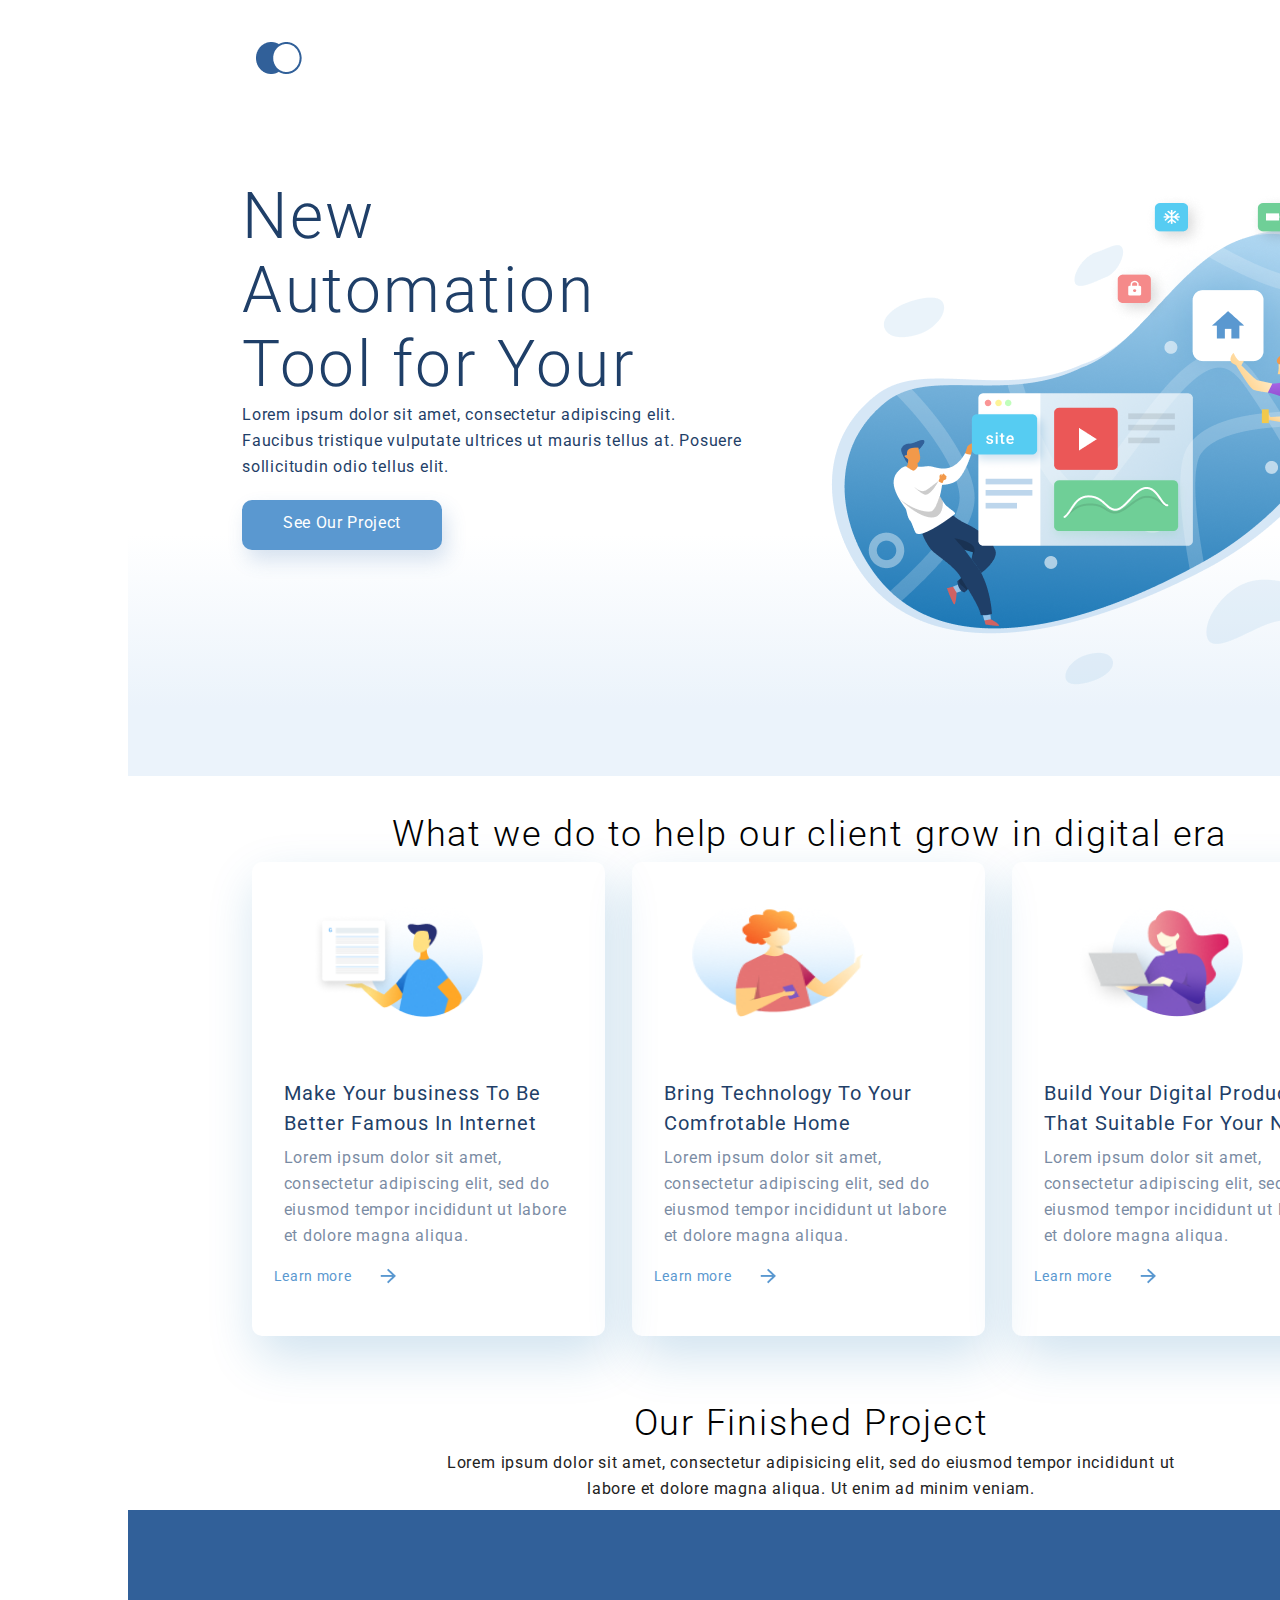
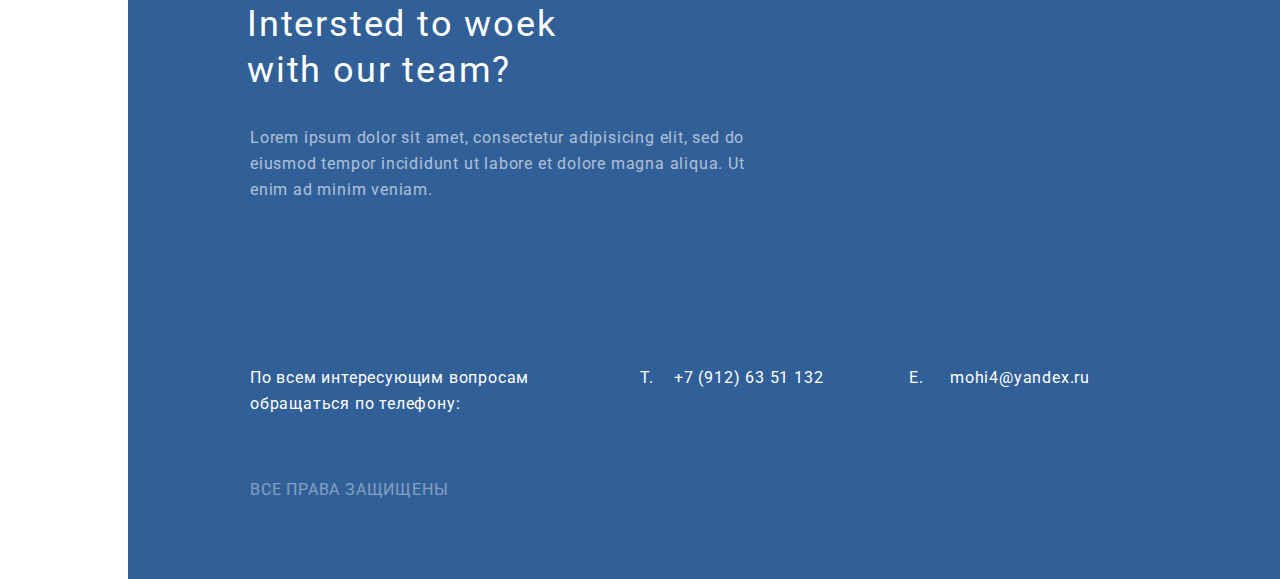
<file: index.html>
<!DOCTYPE html>
<html lang="en">

<head>
    <meta charset="UTF-8">
    <meta http-equiv="X-UA-Compatible" content="IE=edge">
    <meta name="viewport" content="width=device-width, initial-scale=1.0">
    <link rel="stylesheet" href="style.css">
    <link rel="preconnect" href="https://fonts.googleapis.com">
    <link rel="preconnect" href="https://fonts.gstatic.com" crossorigin>
    <link href="https://fonts.googleapis.com/css2?family=Roboto&display=swap" rel="stylesheet">
    <title>homepage</title>
</head>

<body>
    <div class="container">
        <div class="zone1">
            <div class="header">
                <div class="main">
                    <a class="main-link" href="">
                        <img src="main.png" alt="logo">
                    </a>
                </div>
                <div class="contact">
                    <a class="contact-link" href="">
                        <img src="contact.png" alt="logo">
                    </a>
                </div>
            </div>
            <div class="inheader">
                <div class="info12andsee">
                    <div class="info1">
                        <p class="info1txt">
                            New Automation
                        </p>
                        <p class="info1txt2">
                            Tool for Your
                        </p>
                    </div>
                    <div class="info2">
                        <p class="info2txt">
                            Lorem ipsum dolor sit amet, consectetur adipiscing elit. Faucibus tristique
                            vulputate
                            ultrices
                            ut mauris tellus at. Posuere sollicitudin odio tellus elit.
                        </p>
                    </div>
                    <div class="linkproject">
                        <a class="see-link" href="">
                            <p class="link-p">
                                See Our Project
                            </p>
                        </a>
                    </div>
                </div>
                <div class="ilu">
                    <img class="ilustration1" src="illustration.png" alt="logo">
                </div>

            </div>
        </div>
        <div class="zone2">
            <h3 class="What">What we do to help our client grow in digital era</h3>
            <div class="h4AndInfo2">
                <div class="h4AndPzone">
                    <img class="imageofzone" src="mangazet.png" alt="logo">
                    <div class="h4AndP">
                        <div class="F1-1">
                            <h4 class="F1">
                                Make Your business To Be
                                Better Famous In Internet
                            </h4>
                        </div>
                        <div class="pF1-1">
                            <p class="pF1">
                                Lorem ipsum dolor sit amet, consectetur adipiscing elit, sed do eiusmod tempor
                                incididunt ut
                                labore et dolore magna aliqua.
                            </p>
                        </div>
                    </div>
                    <a class="learn" href="">
                        Learn more
                        <img class="arrow" src="arrow.png" alt="logo">
                    </a>
                </div>
                <div class="h4AndPzone">
                    <img class="imageofzone" src="manphone.png" alt="logo">
                    <div class="h4AndP">
                        <div class="F1-1">
                            <h4 class="F1">
                                Bring Technology To Your
                                Comfrotable Home
                            </h4>
                        </div>
                        <div class="pF1-1">
                            <p class="pF1">
                                Lorem ipsum dolor sit amet, consectetur adipiscing elit, sed do eiusmod tempor
                                incididunt ut
                                labore et dolore magna aliqua.
                            </p>
                        </div>
                    </div>
                    <a class="learn" href="">
                        Learn more
                        <img class="arrow" src="arrow.png" alt="logo">
                    </a>
                </div>
                <div class="h4AndPzone">
                    <img class="imageofzone" src="womannote.png" alt="logo">
                    <div class="h4AndP">
                        <div class="F1-1">
                            <h4 class="F1">
                                Build Your Digital Product
                                That Suitable For Your Need
                            </h4>
                        </div>
                        <div class="pF1-1">
                            <p class="pF1">
                                Lorem ipsum dolor sit amet, consectetur adipiscing elit, sed do eiusmod tempor
                                incididunt ut
                                labore et dolore magna aliqua.
                            </p>
                        </div>
                    </div>
                    <a class="learn" href="">
                        Learn more
                        <img class="arrow" src="arrow.png" alt="logo">
                    </a>
                </div>
            </div>
        </div>
        <h3 class="ourInfo">Our Finished Project</h3>
        <p class="ourAnswer">Lorem ipsum dolor sit amet, consectetur adipisicing elit, sed do eiusmod tempor
            incididunt
            ut
            labore et dolore magna aliqua. Ut enim ad minim veniam.</p>
        <div class="footer">
            <h3 class="interested">Intersted to woek
                with our team?</h3>
            <p class="fact">Lorem ipsum dolor sit amet, consectetur adipisicing elit, sed do eiusmod tempor
                incididunt
                ut
                labore et dolore magna aliqua. Ut enim ad minim veniam.</p>
            <p class="questions">По всем интересующим вопросам обращаться по телефону:</p>
            <p class="phonenumber">+7 (912) 63 51 132</p>
            <p class="email">mohi4@yandex.ru</p>
            <p class="T">T.</p>
            <p class="E">E.</p>
            <p class="rule">ВСЕ ПРАВА ЗАЩИЩЕНЫ</p>

        </div>


    </div>
</body>

</html>
</file>
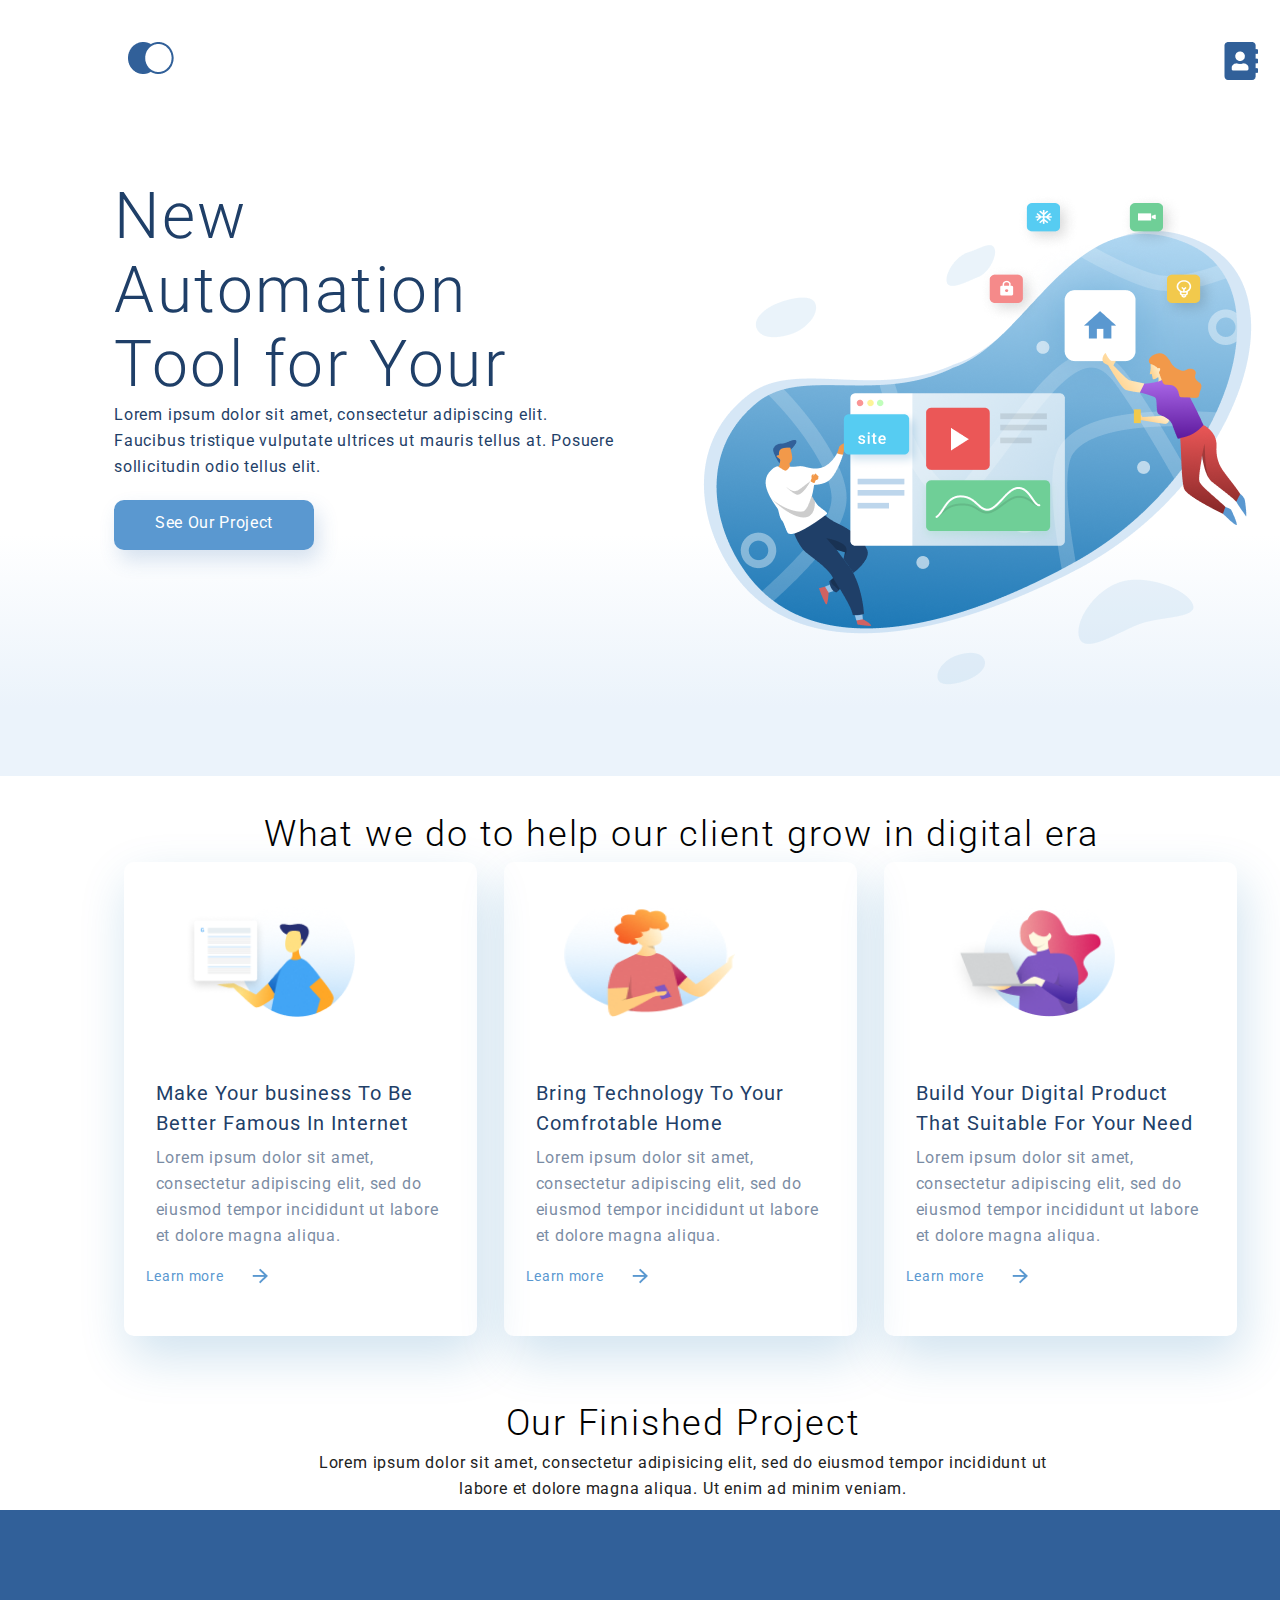
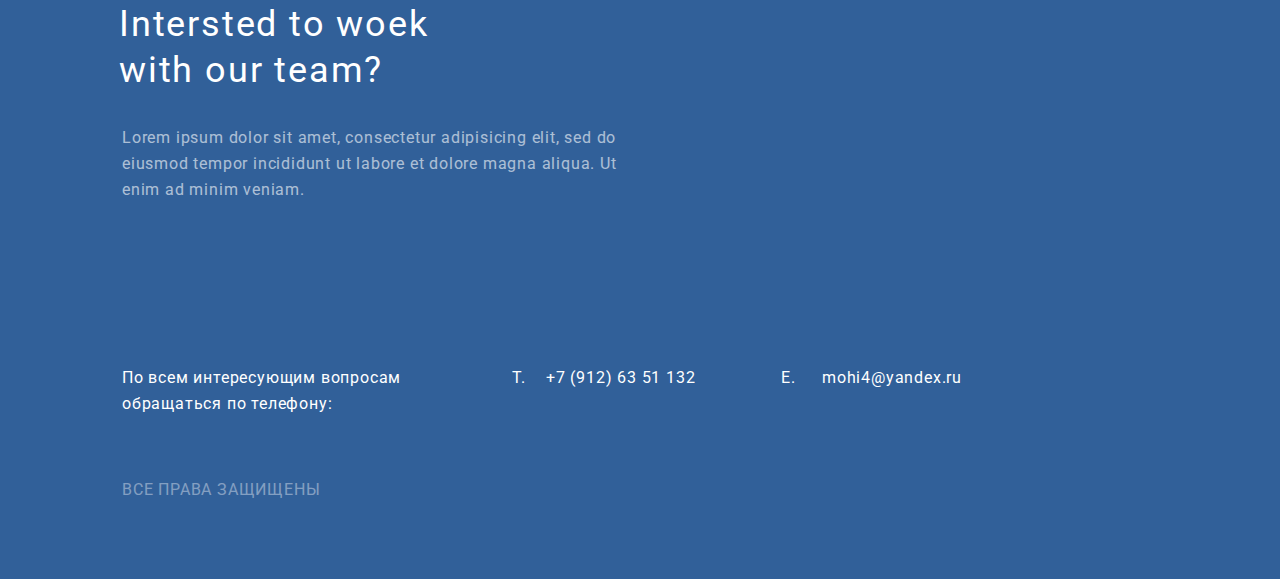
<file: finfigma.html>
<!DOCTYPE html>
<html lang="en">

<head>
    <meta charset="UTF-8">
    <meta http-equiv="X-UA-Compatible" content="IE=edge">
    <meta name="viewport" content="width=device-width, initial-scale=1.0">
    <link rel="stylesheet" href="finstylefigma.css">
    <link rel="preconnect" href="https://fonts.googleapis.com">
    <link rel="preconnect" href="https://fonts.gstatic.com" crossorigin>
    <link href="https://fonts.googleapis.com/css2?family=Roboto&display=swap" rel="stylesheet">
    <title>homepage</title>
</head>

<body>
    <div class="container">
        <div class="zone1">
            <div class="header">
                <div class="main">
                    <a class="main-link" href="">
                        <img src="main.png" alt="">
                    </a>
                </div>
                <div class="contact">
                    <a class="contact-link" href="">
                        <img src="contact.png" alt="">
                    </a>
                </div>
            </div>
            <div class="inheader">
                <div class="info12andsee">
                    <div class="info1">
                        <p class="info1txt">
                            New Automation
                        </p>
                        <p class="info1txt2">
                            Tool for Your
                        </p>
                    </div>
                    <div class="info2">
                        <p class="info2txt">
                            Lorem ipsum dolor sit amet, consectetur adipiscing elit. Faucibus tristique
                            vulputate
                            ultrices
                            ut mauris tellus at. Posuere sollicitudin odio tellus elit.
                        </p>
                    </div>
                    <div class="linkproject">
                        <a class="see-link" href="">
                            <p class="link-p">
                                See Our Project
                            </p>
                        </a>
                    </div>
                </div>
                <div class="ilu">
                    <img class="ilustration1" src="illustration.png">
                </div>

            </div>
        </div>
        <div class="zone2">
            <h3 class="What">What we do to help our client grow in digital era</h3>
            <div class="h4AndInfo2">
                <div class="h4AndPzone">
                    <img class="imageofzone" src="mangazet.png" alt="">
                    <div class="h4AndP">
                        <div class="F1-1">
                            <h4 class="F1">
                                Make Your business To Be
                                Better Famous In Internet
                            </h4>
                        </div>
                        <div class="pF1-1">
                            <p class="pF1">
                                Lorem ipsum dolor sit amet, consectetur adipiscing elit, sed do eiusmod tempor
                                incididunt ut
                                labore et dolore magna aliqua.
                            </p>
                        </div>
                    </div>
                    <a class="learn" href="">
                        Learn more
                        <img class="arrow" src="arrow.png" alt="">
                    </a>
                </div>
                <div class="h4AndPzone">
                    <img class="imageofzone" src="manphone.png" alt="">
                    <div class="h4AndP">
                        <div class="F1-1">
                            <h4 class="F1">
                                Bring Technology To Your
                                Comfrotable Home
                            </h4>
                        </div>
                        <div class="pF1-1">
                            <p class="pF1">
                                Lorem ipsum dolor sit amet, consectetur adipiscing elit, sed do eiusmod tempor
                                incididunt ut
                                labore et dolore magna aliqua.
                            </p>
                        </div>
                    </div>
                    <a class="learn" href="">
                        Learn more
                        <img class="arrow" src="arrow.png" alt="">
                    </a>
                </div>
                <div class="h4AndPzone">
                    <img class="imageofzone" src="womannote.png" alt="">
                    <div class="h4AndP">
                        <div class="F1-1">
                            <h4 class="F1">
                                Build Your Digital Product
                                That Suitable For Your Need
                            </h4>
                        </div>
                        <div class="pF1-1">
                            <p class="pF1">
                                Lorem ipsum dolor sit amet, consectetur adipiscing elit, sed do eiusmod tempor
                                incididunt ut
                                labore et dolore magna aliqua.
                            </p>
                        </div>
                    </div>
                    <a class="learn" href="">
                        Learn more
                        <img class="arrow" src="arrow.png" alt="">
                    </a>
                </div>
            </div>
        </div>
        <h3 class="ourInfo">Our Finished Project</h3>
        <p class="ourAnswer">Lorem ipsum dolor sit amet, consectetur adipisicing elit, sed do eiusmod tempor
            incididunt
            ut
            labore et dolore magna aliqua. Ut enim ad minim veniam.</p>
        <div class="footer">
            <h3 class="interested">Intersted to woek
                with our team?</h3>
            <p class="fact">Lorem ipsum dolor sit amet, consectetur adipisicing elit, sed do eiusmod tempor
                incididunt
                ut
                labore et dolore magna aliqua. Ut enim ad minim veniam.</p>
            <p class="questions">По всем интересующим вопросам обращаться по телефону:</p>
            <p class="phonenumber">+7 (912) 63 51 132</p>
            <p class="email">mohi4@yandex.ru</p>
            <p class="T">T.</p>
            <p class="E">E.</p>
            <p class="rule">ВСЕ ПРАВА ЗАЩИЩЕНЫ</p>

        </div>


    </div>
</body>

</html>
</file>
<file: style.css>
@charset "UTF-8";
* {
  margin: 0;
  padding: 0;
  /*В файле стилей первой строчкой добавить обнуление стилей:*/
}

/*.wrapper{ min-height: 100vh; display:flex; flex-direction: column; margin: 0 auto; max-width: 1140px;
}
.top{ flex-grow: 1; left: 0;
}*/
.container {
  position: relative;
  top: 0;
  left: 10%;
}

.zone1 {
  position: absolute;
  width: 1366px;
  height: 776px;
  left: 0px;
  top: 0px;
  background: linear-gradient(0deg, #EBF3FB 8.84%, rgba(152, 195, 232, 0) 31.12%);
}

.header {
  position: absolute;
  width: 1140px;
  height: 48px;
  left: 118px;
  top: 34px;
  box-sizing: border-box;
}

.hAndInfo {
  position: absolute;
  width: 1140px;
  height: 759px;
  left: 113px;
  top: 0px;
}

.main {
  height: 32px;
  width: 45.5823898315px;
  left: 0px;
  top: 8px;
  border-radius: 0px;
  position: absolute;
  bottom: 8px;
}

.main-link {
  padding-left: 10px;
  padding-right: 10px;
  text-decoration: none;
}

.contact {
  position: absolute;
  right: 0px;
  top: 8px;
  bottom: 8px;
}

.contact-link {
  text-decoration: none;
}

.inheader {
  position: absolute;
}

.ilu {
  position: absolute;
  height: 481.3874816895px;
  width: 553.6849975586px;
  top: 193px;
  left: 700px;
}

.info12andsee {
  position: absolute;
  width: 500px;
  height: 500px;
  left: 114px;
  top: 180px;
}

.info1 .info2 {
  position: relative;
  border-radius: nullpx;
  padding-top: 10px;
}

.info1txt {
  font-family: "Roboto", sans-serif;
  font-size: 64px;
  font-style: normal;
  font-weight: 300;
  line-height: 74px;
  letter-spacing: 0.04em;
  text-align: left;
  color: #1F3F68;
  box-sizing: border-box;
}

.info1txt2 {
  font-family: "Roboto", sans-serif;
  font-size: 64px;
  font-style: normal;
  font-weight: 300;
  line-height: 74px;
  letter-spacing: 0.04em;
  text-align: left;
  color: #1F3F68;
  box-sizing: border-box;
}

.info2txt {
  font-family: "Roboto", sans-serif;
  font-size: 16px;
  font-style: normal;
  font-weight: 400;
  line-height: 26px;
  letter-spacing: 0.05em;
  text-align: left;
  color: #1F3F68;
  box-sizing: border-box;
}

.information1 {
  height: 350px;
  width: 554px;
  left: 0px;
  top: 149px;
  border-radius: 0px;
  position: absolute;
  box-sizing: border-box;
}

.linkproject {
  position: relative;
  padding-top: 20px;
}

.see-link {
  position: absolute;
  width: 200px;
  height: 50px;
  background: #5A98D0;
  box-shadow: 5px 10px 20px rgba(53, 110, 173, 0.2);
  border-radius: 10px;
  text-align: center;
  text-decoration: none;
}

.link-p {
  padding: 10px;
  font-family: "Roboto", sans-serif;
  font-style: normal;
  font-weight: normal;
  font-size: 16px;
  line-height: 26px;
  letter-spacing: 0.04em;
  color: #FFFFFF;
}

.zone2 {
  position: absolute;
  width: 1140px;
  height: 648px;
  left: 113px;
  top: 811px;
  box-sizing: border-box;
}

.h4AndInfo2 {
  display: flex;
  justify-content: space-around;
}

.What {
  width: 1137px;
  height: 41px;
  left: 1px;
  top: 21px;
  right: 2px;
  font-family: "Roboto", sans-serif;
  font-style: normal;
  font-weight: 300;
  font-size: 36px;
  line-height: 46px;
  /* or 128% */
  text-align: center;
  letter-spacing: 0.05em;
  color: #000000;
}

.h4AndPzone {
  position: relative;
  width: 359px;
  height: 480px;
  padding: 10px;
  margin-bottom: 10px;
}

.imageofzone {
  height: 120.7194747925px;
  width: 171.9420928955px;
  left: 70px;
  top: 44px;
  border-radius: 0px;
  position: absolute;
}

.h4AndP {
  position: absolute;
  width: 353px;
  height: 474px;
  box-shadow: 5px 20px 50px rgba(16, 112, 177, 0.2);
  border-radius: 10px;
  box-sizing: content-box;
}

.F1-1 {
  position: absolute;
  height: 55px;
  width: 283px;
  left: 32px;
  top: 216px;
  border-radius: nullpx;
  color: #1F3F68;
}

.pF1-1 {
  position: absolute;
  height: 96px;
  width: 294px;
  left: 32px;
  top: 283px;
  border-radius: nullpx;
}

.F1 {
  position: absolute;
  font-family: "Roboto", sans-serif;
  font-style: normal;
  font-weight: normal;
  font-size: 20px;
  line-height: 30px;
  letter-spacing: 0.05em;
}

.pF1 {
  font-family: "Roboto", sans-serif;
  font-style: normal;
  font-weight: normal;
  font-size: 16px;
  line-height: 26px;
  letter-spacing: 0.05em;
  opacity: 0.6;
  color: #1F3F68;
}

.learn {
  text-decoration: none;
  position: absolute;
  width: 100%;
  height: 27px;
  left: 32px;
  top: 409px;
  font-family: "Roboto", sans-serif;
  font-style: normal;
  font-weight: normal;
  font-size: 14px;
  line-height: 30px;
  letter-spacing: 0.05em;
  color: #5A98D0;
}

.arrow {
  display: flex;
  position: absolute;
  top: 7px;
  left: 106px;
}

.information2 {
  position: absolute;
  width: 1138px;
  height: 177px;
  left: 113px;
  top: 1466px;
  box-sizing: border-box;
}

.ourInfo {
  position: absolute;
  width: 1140px;
  height: 46px;
  left: 113px;
  top: 1400px;
  font-family: "Roboto", sans-serif;
  font-style: normal;
  font-weight: 300;
  font-size: 36px;
  line-height: 46px;
  /* identical to box height, or 128% */
  text-align: center;
  letter-spacing: 0.05em;
  color: #000000;
}

.ourAnswer {
  position: absolute;
  width: 750px;
  height: 52px;
  left: 308px;
  top: 1450px;
  font-family: "Roboto", sans-serif;
  font-style: normal;
  font-weight: normal;
  font-size: 16px;
  line-height: 26px;
  /* or 162% */
  text-align: center;
  letter-spacing: 0.05em;
  color: #222222;
}

.footer {
  width: 1366px;
  height: 669px;
  top: 1510px;
  left: 0;
  background: #316099;
  position: absolute;
}

.interested {
  position: absolute;
  width: 340px;
  height: 92px;
  left: 119px;
  top: 91px;
  font-family: "Roboto", sans-serif;
  font-style: normal;
  font-weight: normal;
  font-size: 36px;
  line-height: 46px;
  /* or 128% */
  letter-spacing: 0.05em;
  /* white */
  color: #FFFFFF;
}

.fact {
  position: absolute;
  width: 495px;
  height: 80px;
  left: 122px;
  top: 215px;
  font-family: "Roboto", sans-serif;
  font-style: normal;
  font-weight: normal;
  font-size: 16px;
  line-height: 26px;
  /* or 162% */
  letter-spacing: 0.05em;
  /* white */
  color: #FFFFFF;
  opacity: 0.6;
}

.questions {
  position: absolute;
  width: 316.98px;
  height: 48px;
  left: 122px;
  top: 455px;
  font-family: "Roboto", sans-serif;
  font-style: normal;
  font-weight: normal;
  font-size: 16px;
  line-height: 26px;
  /* or 162% */
  letter-spacing: 0.05em;
  /* white */
  color: #FFFFFF;
}

.phonenumber {
  position: absolute;
  width: 316.09px;
  height: 26px;
  left: 545.91px;
  top: 455px;
  font-family: "Roboto", sans-serif;
  font-style: normal;
  font-weight: normal;
  font-size: 16px;
  line-height: 26px;
  /* identical to box height, or 162% */
  letter-spacing: 0.05em;
  /* white */
  color: #FFFFFF;
}

.email {
  position: absolute;
  width: 316.09px;
  height: 26px;
  left: 822px;
  top: 455px;
  font-family: "Roboto", sans-serif;
  font-style: normal;
  font-weight: normal;
  font-size: 16px;
  line-height: 26px;
  /* identical to box height, or 162% */
  letter-spacing: 0.05em;
  /* white */
  color: #FFFFFF;
}

.T {
  position: absolute;
  width: 316.09px;
  height: 26px;
  left: 512px;
  top: 455px;
  font-family: "Roboto", sans-serif;
  font-style: normal;
  font-weight: normal;
  font-size: 16px;
  line-height: 26px;
  /* identical to box height, or 162% */
  letter-spacing: 0.05em;
  /* white */
  color: #FFFFFF;
}

.E {
  position: absolute;
  width: 316.09px;
  height: 26px;
  left: 781px;
  top: 455px;
  font-family: "Roboto", sans-serif;
  font-style: normal;
  font-weight: normal;
  font-size: 16px;
  line-height: 26px;
  /* identical to box height, or 162% */
  letter-spacing: 0.05em;
  /* white */
  color: #FFFFFF;
}

.rule {
  position: absolute;
  width: 309.77px;
  height: 26px;
  left: 122px;
  top: 567px;
  font-family: "Roboto", sans-serif;
  font-style: normal;
  font-weight: normal;
  font-size: 16px;
  line-height: 26px;
  /* identical to box height, or 162% */
  letter-spacing: 0.05em;
  /* white */
  color: #FFFFFF;
  opacity: 0.4;
}

@media (max-width: 1024px) {
  .footer {
    position: absolute;
    top: 1510px;
  }
}
@media (max-width: 667px) {
  .info1txt .info1txt2 {
    font-size: 32px;
    line-height: 37px;
    margin-bottom: 12px;
  }

  .footer {
    position: absolute;
    top: 1650px;
  }
}
@media (max-width: 667px) and (max-width: 376px) and (max-width: 668px) {
  .container {
    max-width: 375px;
    position: absolute;
  }

  .zone1 {
    position: absolute;
    max-width: 375px;
    box-sizing: border-box;
    left: 0;
    right: 0;
  }

  .header {
    position: absolute;
    max-width: 375px;
    box-sizing: border-box;
    left: 0;
    right: 0;
  }

  .zone2 {
    position: absolute;
    max-width: 375px;
    box-sizing: border-box;
    left: 0;
    right: 0;
  }

  .What {
    position: absolute;
    max-width: 375px;
    box-sizing: border-box;
    left: 0;
    right: 0;
  }

  .ourAnswer {
    position: absolute;
    max-width: 375px;
    box-sizing: border-box;
    left: 0;
    right: 0;
  }

  .ourInfo {
    position: absolute;
    max-width: 375px;
    box-sizing: border-box;
    left: 0;
    right: 0;
  }

  .zone1 {
    position: absolute;
    height: 376px;
  }

  .zone2 {
    top: 424px;
  }

  .inheader {
    position: absolute;
    max-width: 375px;
    left: 0;
    top: 0;
  }

  .info12andsee {
    position: absolute;
    width: 375px;
    justify-content: none;
    left: 0;
    top: 92px;
  }

  .h4AndInfo2 {
    top: 81px;
    width: 375px;
    position: absolute;
    flex-direction: column;
  }

  .info1txt {
    position: absolute;
    font-size: 32px;
    line-height: 37px;
    margin-bottom: 12px;
    width: 343px;
    height: 76px;
    left: 50px;
    top: 0px;
  }

  .info1txt2 {
    position: absolute;
    font-size: 32px;
    line-height: 37px;
    margin-bottom: 12px;
    width: 343px;
    height: 76px;
    left: 73px;
    top: 30px;
  }

  .info2 {
    position: absolute;
    top: 70px;
    left: 15px;
  }

  .info2txt {
    height: 96px;
    width: 343px;
    left: 15px;
    top: 180px;
    border-radius: nullpx;
  }

  .linkproject {
    position: absolute;
    top: 180px;
    left: 76px;
  }

  .What {
    position: absolute;
    font-size: 24px;
    font-style: normal;
    font-weight: 300;
    line-height: 28px;
    letter-spacing: 0em;
    text-align: center;
  }

  .ourInfo {
    position: absolute;
    font-size: 24px;
    font-style: normal;
    font-weight: 300;
    line-height: 28px;
    letter-spacing: 0em;
    text-align: center;
    top: 2025px;
    left: 15px;
  }

  .ourAnswer {
    font-size: 16px;
    font-style: normal;
    font-weight: 400;
    line-height: 26px;
    letter-spacing: 0.05em;
    text-align: center;
    top: 2055px;
  }

  .ilu {
    display: none;
    left: 0;
  }

  .footer {
    width: 375px;
    height: 542px;
    position: absolute;
    top: 2180px;
    left: 0;
    right: 0;
  }

  .interested {
    position: absolute;
    font-size: 24px;
    font-style: normal;
    font-weight: 400;
    line-height: 28px;
    letter-spacing: 0em;
    text-align: center;
    height: 51px;
    width: 342.9987792969px;
    left: 16.0009765625px;
    top: 18px;
    border-radius: nullpx;
  }

  .fact {
    position: absolute;
    font-size: 16px;
    font-style: normal;
    font-weight: 400;
    line-height: 26px;
    letter-spacing: 0.05em;
    text-align: center;
    height: 97px;
    width: 343px;
    left: 16px;
    top: 101px;
    border-radius: nullpx;
  }

  .rule {
    position: absolute;
    font-size: 16px;
    font-style: normal;
    font-weight: 400;
    line-height: 26px;
    letter-spacing: 0.05em;
    text-align: center;
    height: 26px;
    width: 343px;
    left: 15px;
    top: 484px;
    border-radius: nullpx;
  }

  .questions {
    height: 36px;
    width: 304px;
    left: 56px;
    top: 342px;
    border-radius: nullpx;
    font-size: 16px;
    font-style: normal;
    font-weight: 400;
    line-height: 19px;
    letter-spacing: 0.05em;
    text-align: left;
  }

  .phonenumber {
    position: absolute;
    height: 19px;
    width: 303px;
    left: 56px;
    top: 395px;
    border-radius: nullpx;
    font-size: 16px;
    font-style: normal;
    font-weight: 400;
    line-height: 26px;
    letter-spacing: 0.05em;
    text-align: left;
  }

  .email {
    position: absolute;
    height: 19px;
    width: 303px;
    left: 56px;
    top: 432px;
    border-radius: nullpx;
    font-size: 16px;
    font-style: normal;
    font-weight: 400;
    line-height: 26px;
    letter-spacing: 0.05em;
    text-align: left;
  }

  .T {
    position: absolute;
    height: 19px;
    width: 17px;
    left: 16px;
    top: 395px;
    border-radius: nullpx;
    font-size: 16px;
    font-style: normal;
    font-weight: 400;
    line-height: 26px;
    letter-spacing: 0.05em;
    text-align: left;
  }

  .E {
    position: absolute;
    height: 19px;
    width: 17px;
    left: 16px;
    top: 432px;
    font-size: 16px;
    font-style: normal;
    font-weight: 400;
    line-height: 26px;
    letter-spacing: 0.05em;
    text-align: left;
  }
}
</file>
<file: finstylefigma.css>
* {
    margin: 0;
    padding: 0;
    /*В файле стилей первой строчкой добавить обнуление стилей:*/
}

/*.wrapper{
    min-height: 100vh;
    display:flex;
    flex-direction: column;
    margin: 0 auto;
    max-width: 1140px;
}
.top{
    flex-grow: 1;
    left: 0;
}*/

.container {
    position: absolute;
    width: 1140px;
    /*В файле стилей создать блок container, отвечающий за центрирование нашей страницы:*/
    
}

.zone1 {
    position: absolute;
    width: 1366px;
    height: 776px;
    left: 0px;
    top: 0px;
    background: linear-gradient(0deg, #EBF3FB 8.84%, rgba(152, 195, 232, 0) 31.12%);
}

.header {
    position: absolute;
    width: 1140px;
    height: 48px;
    left: 118px;
    top: 34px;
    box-sizing: border-box;
}

.hAndInfo {
    position: absolute;
    width: 1140px;
    height: 759px;
    left: 113px;
    top: 0px;
}

.main {
    height: 32px;
    width: 45.58238983154297px;
    left: 0px;
    top: 8px;
    border-radius: 0px;
    position: absolute;

    bottom: 8px;
}

.main-link {

    padding-left: 10px;
    padding-right: 10px;
    text-decoration: none;
}

.contact {
    position: absolute;
    right: 0px;
    top: 8px;
    bottom: 8px;
}

.contact-link {
    text-decoration: none;
}

.inheader {
   position: absolute;
}

.ilu {
    position: absolute;
    height: 481.3874816894531px;
    width: 553.6849975585938px;
    top: 193px;
    left: 700px;
}

.info12andsee {
    position: absolute;
    width: 500px;
    height: 500px;
    left: 114px;
    top: 180px;
}

.info1 .info2 {
    position: relative;
    border-radius: nullpx;
    padding-top: 10px;
}

.info1txt {
    font-family: 'Roboto', sans-serif;
    font-size: 64px;
    font-style: normal;
    font-weight: 300;
    line-height: 74px;
    letter-spacing: 0.04em;
    text-align: left;
    color: #1F3F68;
    box-sizing: border-box;
}

.info1txt2 {
    font-family: 'Roboto', sans-serif;
    font-size: 64px;
    font-style: normal;
    font-weight: 300;
    line-height: 74px;
    letter-spacing: 0.04em;
    text-align: left;
    color: #1F3F68;
    box-sizing: border-box;
}


.info2txt {
    font-family: 'Roboto', sans-serif;
    font-size: 16px;
    font-style: normal;
    font-weight: 400;
    line-height: 26px;
    letter-spacing: 0.05em;
    text-align: left;
    color: #1F3F68;
    box-sizing: border-box;
}

.information1 {
    height: 350px;
    width: 554px;
    left: 0px;
    top: 149px;
    border-radius: 0px;
    position: absolute;
    box-sizing: border-box;
}

.linkproject {
    position: relative;
    padding-top: 20px;
}

.see-link {
    position: absolute;
    width: 200px;
    height: 50px;
    background: #5A98D0;
    box-shadow: 5px 10px 20px rgba(53, 110, 173, 0.2);
    border-radius: 10px;
    text-align: center;
    text-decoration: none;
    
}

.link-p {
    padding: 10px;
    font-family: 'Roboto', sans-serif;
    font-style: normal;
    font-weight: normal;
    font-size: 16px;
    line-height: 26px;
    letter-spacing: 0.04em;
    color: #FFFFFF;
    
}

.zone2 {
    position: absolute;
    width: 1140px;
    height: 648px;
    left: 113px;
    top: 811px;
    box-sizing: border-box;
}

.h4AndInfo2 {
    display: flex;
    justify-content: space-around;

}

.What {
    width: 1137px;
    height: 41px;
    left: 1px;
    top: 21px;
    right: 2px;
    font-family: 'Roboto', sans-serif;
    font-style: normal;
    font-weight: 300;
    font-size: 36px;
    line-height: 46px;
    /* or 128% */
    text-align: center;
    letter-spacing: 0.05em;
    color: #000000;
}

.h4AndPzone {
    position: relative;
    width: 359px;
    height: 480px;
    padding: 10px;
    margin-bottom: 10px;
}


.imageofzone {
    height: 120.71947479248047px;
    width: 171.9420928955078px;
    left: 70px;
    top: 44px;
    border-radius: 0px;
    position: absolute;
}

.h4AndP {
    position: absolute;
    width: 353px;
    height: 474px;
    box-shadow: 5px 20px 50px rgba(16, 112, 177, 0.2);
    border-radius: 10px;
    box-sizing: content-box;
}

.F1-1 {
    position: absolute;
    height: 55px;
    width: 283px;
    left: 32px;
    top: 216px;
    border-radius: nullpx;
    color: #1F3F68;
}

.pF1-1 {
    position: absolute;
    height: 96px;
    width: 294px;
    left: 32px;
    top: 283px;
    border-radius: nullpx;
}

.F1 {
    position: absolute;
    font-family: 'Roboto', sans-serif;
    font-style: normal;
    font-weight: normal;
    font-size: 20px;
    line-height: 30px;
    letter-spacing: 0.05em;
}

.pF1 {
    font-family: 'Roboto', sans-serif;
    font-style: normal;
    font-weight: normal;
    font-size: 16px;
    line-height: 26px;
    letter-spacing: 0.05em;
    opacity: 0.6;
    color: #1F3F68;
}

.learn {
    text-decoration: none;
    position: absolute;
    width: 100%;
    height: 27px;
    left: 32px;
    top: 409px;
    font-family: 'Roboto', sans-serif;
    font-style: normal;
    font-weight: normal;
    font-size: 14px;
    line-height: 30px;
    letter-spacing: 0.05em;
    color: #5A98D0;
}

.arrow {
    display: flex;
    position: absolute;
    top: 7px;
    left: 106px;
}



.information2 {
    position: absolute;
    width: 1138px;
    height: 177px;
    left: 113px;
    top: 1466px;
    box-sizing: border-box;
}

.ourInfo {
    position: absolute;
    width: 1140px;
    height: 46px;
    left: 113px;
    top: 1400px;
    font-family: 'Roboto', sans-serif;
    font-style: normal;
    font-weight: 300;
    font-size: 36px;
    line-height: 46px;
    /* identical to box height, or 128% */
    text-align: center;
    letter-spacing: 0.05em;
    color: #000000;
}

.ourAnswer {
    position: absolute;
    width: 750px;
    height: 52px;
    left: 308px;
    top: 1450px;
    font-family: 'Roboto', sans-serif;
    font-style: normal;
    font-weight: normal;
    font-size: 16px;
    line-height: 26px;
    /* or 162% */
    text-align: center;
    letter-spacing: 0.05em;
    color: #222222;
}
.footer{
    width: 1366px;
    height: 669px;
    top: 1510px;
    left: 0;
    background: #316099;
    position: absolute;

}

.interested {
    position: absolute;
    width: 340px;
    height: 92px;
    left: 119px;
    top: 91px;
    font-family: 'Roboto', sans-serif;
    font-style: normal;
    font-weight: normal;
    font-size: 36px;
    line-height: 46px;
    /* or 128% */
    letter-spacing: 0.05em;
    /* white */
    color: #FFFFFF;
}

.fact {
    position: absolute;
    width: 495px;
    height: 80px;
    left: 122px;
    top: 215px;
    font-family: 'Roboto', sans-serif;
    font-style: normal;
    font-weight: normal;
    font-size: 16px;
    line-height: 26px;
    /* or 162% */
    letter-spacing: 0.05em;

    /* white */
    color: #FFFFFF;

    opacity: 0.6;
}

.questions {
    position: absolute;
    width: 316.98px;
    height: 48px;
    left: 122px;
    top: 455px;
    font-family: 'Roboto', sans-serif;
    font-style: normal;
    font-weight: normal;
    font-size: 16px;
    line-height: 26px;
    /* or 162% */
    letter-spacing: 0.05em;

    /* white */
    color: #FFFFFF;
}

.phonenumber {
    position: absolute;
    width: 316.09px;
    height: 26px;
    left: 545.91px;
    top: 455px;
    font-family: 'Roboto', sans-serif;
    font-style: normal;
    font-weight: normal;
    font-size: 16px;
    line-height: 26px;
    /* identical to box height, or 162% */
    letter-spacing: 0.05em;
    /* white */
    color: #FFFFFF;
}

.email {
    position: absolute;
    width: 316.09px;
    height: 26px;
    left: 822px;
    top: 455px;
    font-family: 'Roboto', sans-serif;
    font-style: normal;
    font-weight: normal;
    font-size: 16px;
    line-height: 26px;
    /* identical to box height, or 162% */
    letter-spacing: 0.05em;
    /* white */
    color: #FFFFFF;
}

.T {
    position: absolute;
    width: 316.09px;
    height: 26px;
    left: 512px;
    top: 455px;
    font-family: 'Roboto', sans-serif;
    font-style: normal;
    font-weight: normal;
    font-size: 16px;
    line-height: 26px;
    /* identical to box height, or 162% */
    letter-spacing: 0.05em;
    /* white */
    color: #FFFFFF;
}

.E {
    position: absolute;
    width: 316.09px;
    height: 26px;
    left: 781px;
    top: 455px;
    font-family: 'Roboto', sans-serif;
    font-style: normal;
    font-weight: normal;
    font-size: 16px;
    line-height: 26px;
    /* identical to box height, or 162% */
    letter-spacing: 0.05em;
    /* white */
    color: #FFFFFF;
}

.rule {
    position: absolute;
    width: 309.77px;
    height: 26px;
    left: 122px;
    top: 567px;
    font-family: 'Roboto', sans-serif;
    font-style: normal;
    font-weight: normal;
    font-size: 16px;
    line-height: 26px;
    /* identical to box height, or 162% */
    letter-spacing: 0.05em;
    /* white */
    color: #FFFFFF;
    opacity: 0.4;
}


@media (max-width: 1024px){
    .footer{
    position: absolute;
    top: 1510px;
    }
}

@media (max-width: 667px) {
    .info1txt .info1txt2{
        font-size: 32px;
        line-height: 37px;
        margin-bottom: 12px;
    }
.footer{
    position: absolute;
    top: 1650px;
}

@media (max-width: 376px) and (max-width: 668px){
.container{
    max-width: 375px;
    position: absolute;
}
.main{
}
.zone1, .header, .zone2, .What, .ourAnswer, .ourInfo{
    position: absolute;
    max-width: 375px;
    box-sizing:border-box;
    left: 0;
    right: 0;
}
.zone1{
    position: absolute;
    height:376px;
}
.zone2{
    top: 424px;
}
.inheader{
    position: absolute;
    max-width: 375px;
    left: 0;
    top: 0;
    }
.info12andsee{
    position: absolute;
    width: 375px;
    justify-content: none;
    left: 0;
    top: 92px;
    }
.h4AndInfo2 {
    top: 81px;
        width: 375px;
        position: absolute;
        flex-direction: column;
    }
.info1txt{
    position: absolute;
    font-size: 32px;
     line-height: 37px;
    margin-bottom: 12px;
    width: 343px;
    height: 76px;
    left: 50px;
    top: 0px;
    }
    .info1txt2{
        position: absolute;
        font-size: 32px;
         line-height: 37px;
        margin-bottom: 12px;
        width: 343px;
        height: 76px;
        left: 73px;
        top: 30px; 
    }
.info2{
    position: absolute;
    top: 70px;
    left: 15px;
}
.info2txt{
height: 96px;
width: 343px;
left: 15px;
top: 180px;
border-radius: nullpx;
}
.linkproject{
    position: absolute;
    top: 180px;
    left: 76px;
}

.What{
    position: absolute;
font-size: 24px;
font-style: normal;
font-weight: 300;
line-height: 28px;
letter-spacing: 0em;
text-align: center;
}
.ourInfo{
position: absolute;
font-size: 24px;
font-style: normal;
font-weight: 300;
line-height: 28px;
letter-spacing: 0em;
text-align: center;
top: 2025px;
left: 15px;
}
.ourAnswer{
font-size: 16px;
font-style: normal;
font-weight: 400;
line-height: 26px;
letter-spacing: 0.05em;
text-align: center;   
top: 2055px;
    
}
.ilu{
    display: none;
    left: 0;
    }

.footer{
    width: 375px;
    height: 542px;
    position: absolute;
    top: 2180px;
    left: 0;
    right: 0;
    }
.interested{
    position: absolute;
    font-size: 24px;
    font-style: normal;
    font-weight: 400;
    line-height: 28px;
    letter-spacing: 0em;
    text-align: center;
    height: 51px;
width: 342.998779296875px;
left: 16.0009765625px;
top: 18px;
border-radius: nullpx;    
}
.fact{
position: absolute;
font-size: 16px;
font-style: normal;
font-weight: 400;
line-height: 26px;
letter-spacing: 0.05em;
text-align: center;
height: 97px;
width: 343px;
left: 16px;
top: 101px;
border-radius: nullpx;
}
.rule{
    position: absolute;
    font-size: 16px;
    font-style: normal;
    font-weight: 400;
    line-height: 26px;
    letter-spacing: 0.05em;
    text-align: center;
    height: 26px;
    width: 343px;
    left: 15px;
    top: 484px;
    border-radius: nullpx; 
}
.questions{
height: 36px;
width: 304px;
left: 56px;
top: 342px;
border-radius: nullpx;
font-size: 16px;
font-style: normal;
font-weight: 400;
line-height: 19px;
letter-spacing: 0.05em;
text-align: left;
}
.phonenumber{
    position: absolute;
    height: 19px;
    width: 303px;
    left: 56px;
    top: 395px;
    border-radius: nullpx;
    font-size: 16px;
    font-style: normal;
    font-weight: 400;
    line-height: 26px;
    letter-spacing: 0.05em;
    text-align: left;  
}
.email{
    position: absolute;
    height: 19px;
    width: 303px;
    left: 56px;
    top: 432px;
    border-radius: nullpx;
    font-size: 16px;
    font-style: normal;
    font-weight: 400;
    line-height: 26px;
    letter-spacing: 0.05em;
    text-align: left;
}
.T{
    position: absolute;
    height: 19px;
    width: 17px;
    left: 16px;
    top: 395px;
    border-radius: nullpx;
    font-size: 16px;
    font-style: normal;
    font-weight: 400;
    line-height: 26px;
    letter-spacing: 0.05em;
    text-align: left;         
}
.E{
    position: absolute;
    height: 19px;
    width: 17px;
    left: 16px;
    top: 432px;
    border-radius: nullpx;
    font-size: 16px;
    font-style: normal;
    font-weight: 400;
    line-height: 26px;
    letter-spacing: 0.05em;
    text-align: left;
}
}
</file>
